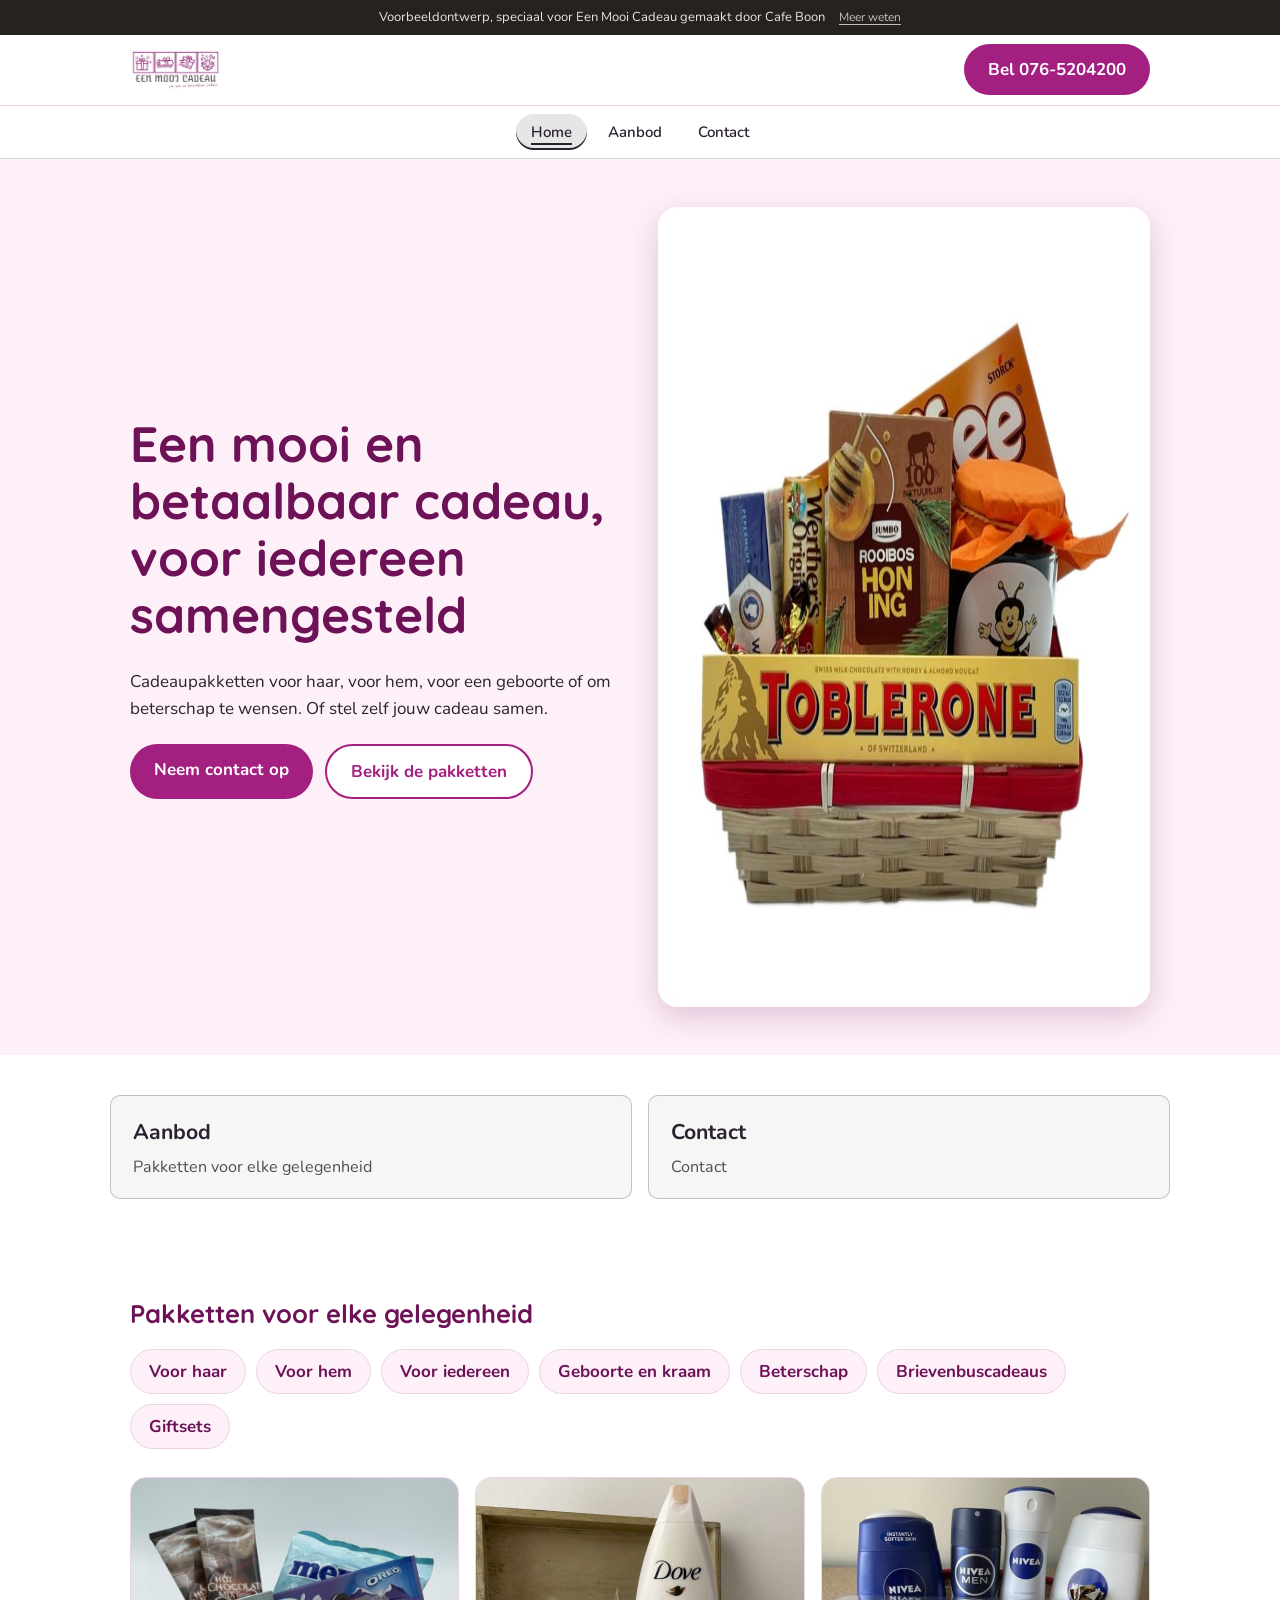
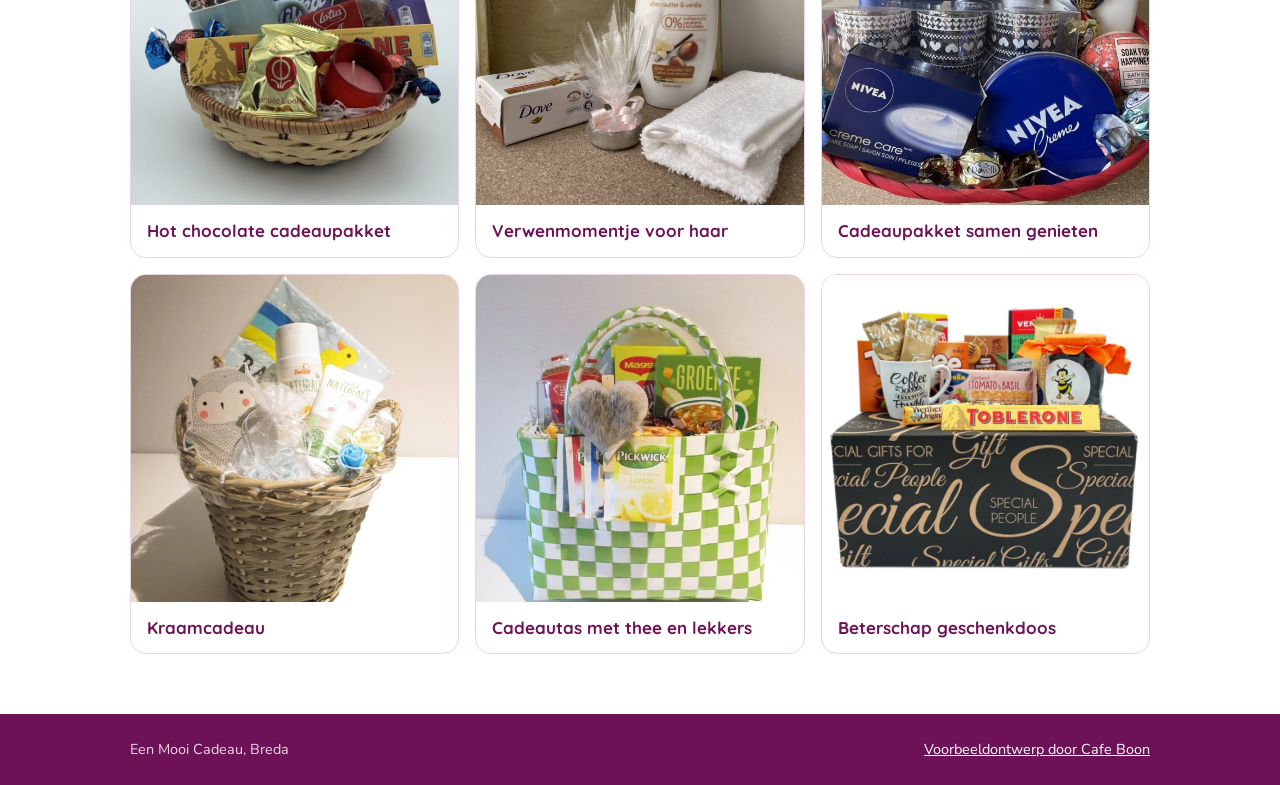
<file: index.html>
<!doctype html>
<html lang="nl">
<head>
<meta charset="utf-8">
<meta name="viewport" content="width=device-width,initial-scale=1">
<title>Een Mooi Cadeau Breda | Cadeaupakketten voor haar, hem, geboorte en beterschap</title>
<meta name="description" content="Een Mooi Cadeau uit Breda stelt cadeaupakketten samen voor haar, hem, geboorte en beterschap. Keuze uit meer dan 100 cadeaupakketten of stel zelf je cadeau samen.">
<meta name="robots" content="noindex">
<link rel="icon" type="image/png" href="images/favicon.png">
<meta property="og:title" content="Een Mooi Cadeau Breda">
<meta property="og:description" content="Een mooi en betaalbaar cadeau, samengesteld in Breda.">
<meta property="og:image" content="https://eenmooicadeau.cafeboon.com/images/og.jpg">
<meta property="og:type" content="website">
<link rel="preconnect" href="https://fonts.googleapis.com">
<link rel="preconnect" href="https://fonts.gstatic.com" crossorigin>
<link href="https://fonts.googleapis.com/css2?family=Nunito:wght@400;700&family=Quicksand:wght@700&display=swap" rel="stylesheet">
<link rel="stylesheet" href="style.css">
</head>
<body>
<div class="vb-banner" role="note"><span>Voorbeeldontwerp, speciaal voor Een Mooi Cadeau gemaakt door Cafe Boon</span><a href="https://cafeboon.com">Meer weten</a></div>
<header><div class="wrap">
<a href="index.html"><img alt="Een Mooi Cadeau, een mooi en betaalbaar cadeau" src="images/logo_tekst.jpg"/></a>
<a class="btn" href="tel:0765204200">Bel 076-5204200</a>
</div></header>
<nav aria-label="Pagina's" class="sn-bar"><a aria-current="page" class="sn-link" href="index.html">Home</a><a class="sn-link" href="aanbod.html">Aanbod</a><a class="sn-link" href="contact.html">Contact</a></nav>
<main id="top">
<div class="hero"><div class="wrap">
<div>
<h1>Een mooi en betaalbaar cadeau, voor iedereen samengesteld</h1>
<p>Cadeaupakketten voor haar, voor hem, voor een geboorte of om beterschap te wensen. Of stel zelf jouw cadeau samen.</p>
<div class="acts"><a class="btn" href="contact.html">Neem contact op</a><a class="btn alt" href="aanbod.html">Bekijk de pakketten</a></div>
</div>
<img alt="Cadeaumand met Toblerone, thee en honing" height="800" src="images/p_cac1.jpg" width="800"/>
</div></div>
<div class="sn-cards"><a class="sn-card" href="aanbod.html"><strong>Aanbod</strong><span>Pakketten voor elke gelegenheid</span></a><a class="sn-card" href="contact.html"><strong>Contact</strong><span>Contact</span></a></div>
<section><div class="wrap">
<h2>Pakketten voor elke gelegenheid</h2>
<ul class="cats"><li>Voor haar</li><li>Voor hem</li><li>Voor iedereen</li><li>Geboorte en kraam</li><li>Beterschap</li><li>Brievenbuscadeaus</li><li>Giftsets</li></ul>
<div class="gal">
<figure><img alt="Hot chocolate cadeaupakket" loading="lazy" src="images/p_f6b3.jpg"/><figcaption>Hot chocolate cadeaupakket</figcaption></figure>
<figure><img alt="Verwenmomentje voor haar" loading="lazy" src="images/p_e78e.jpg"/><figcaption>Verwenmomentje voor haar</figcaption></figure>
<figure><img alt="Cadeaupakket samen genieten" loading="lazy" src="images/p_a8ff.jpg"/><figcaption>Cadeaupakket samen genieten</figcaption></figure>
<figure><img alt="Kraamcadeau in rieten mandje" loading="lazy" src="images/p_c2c7.jpg"/><figcaption>Kraamcadeau</figcaption></figure>
<figure><img alt="Cadeautas met thee en lekkers" loading="lazy" src="images/p_b4d1.jpg"/><figcaption>Cadeautas met thee en lekkers</figcaption></figure>
<figure><img alt="Beterschap geschenkdoos" loading="lazy" src="images/p_6cca.jpg"/><figcaption>Beterschap geschenkdoos</figcaption></figure>
</div>
</div></section>
</main>
<footer><div class="wrap"><span>Een Mooi Cadeau, Breda</span><a href="https://cafeboon.com">Voorbeeldontwerp door Cafe Boon</a></div></footer>
</body></html>
</file>
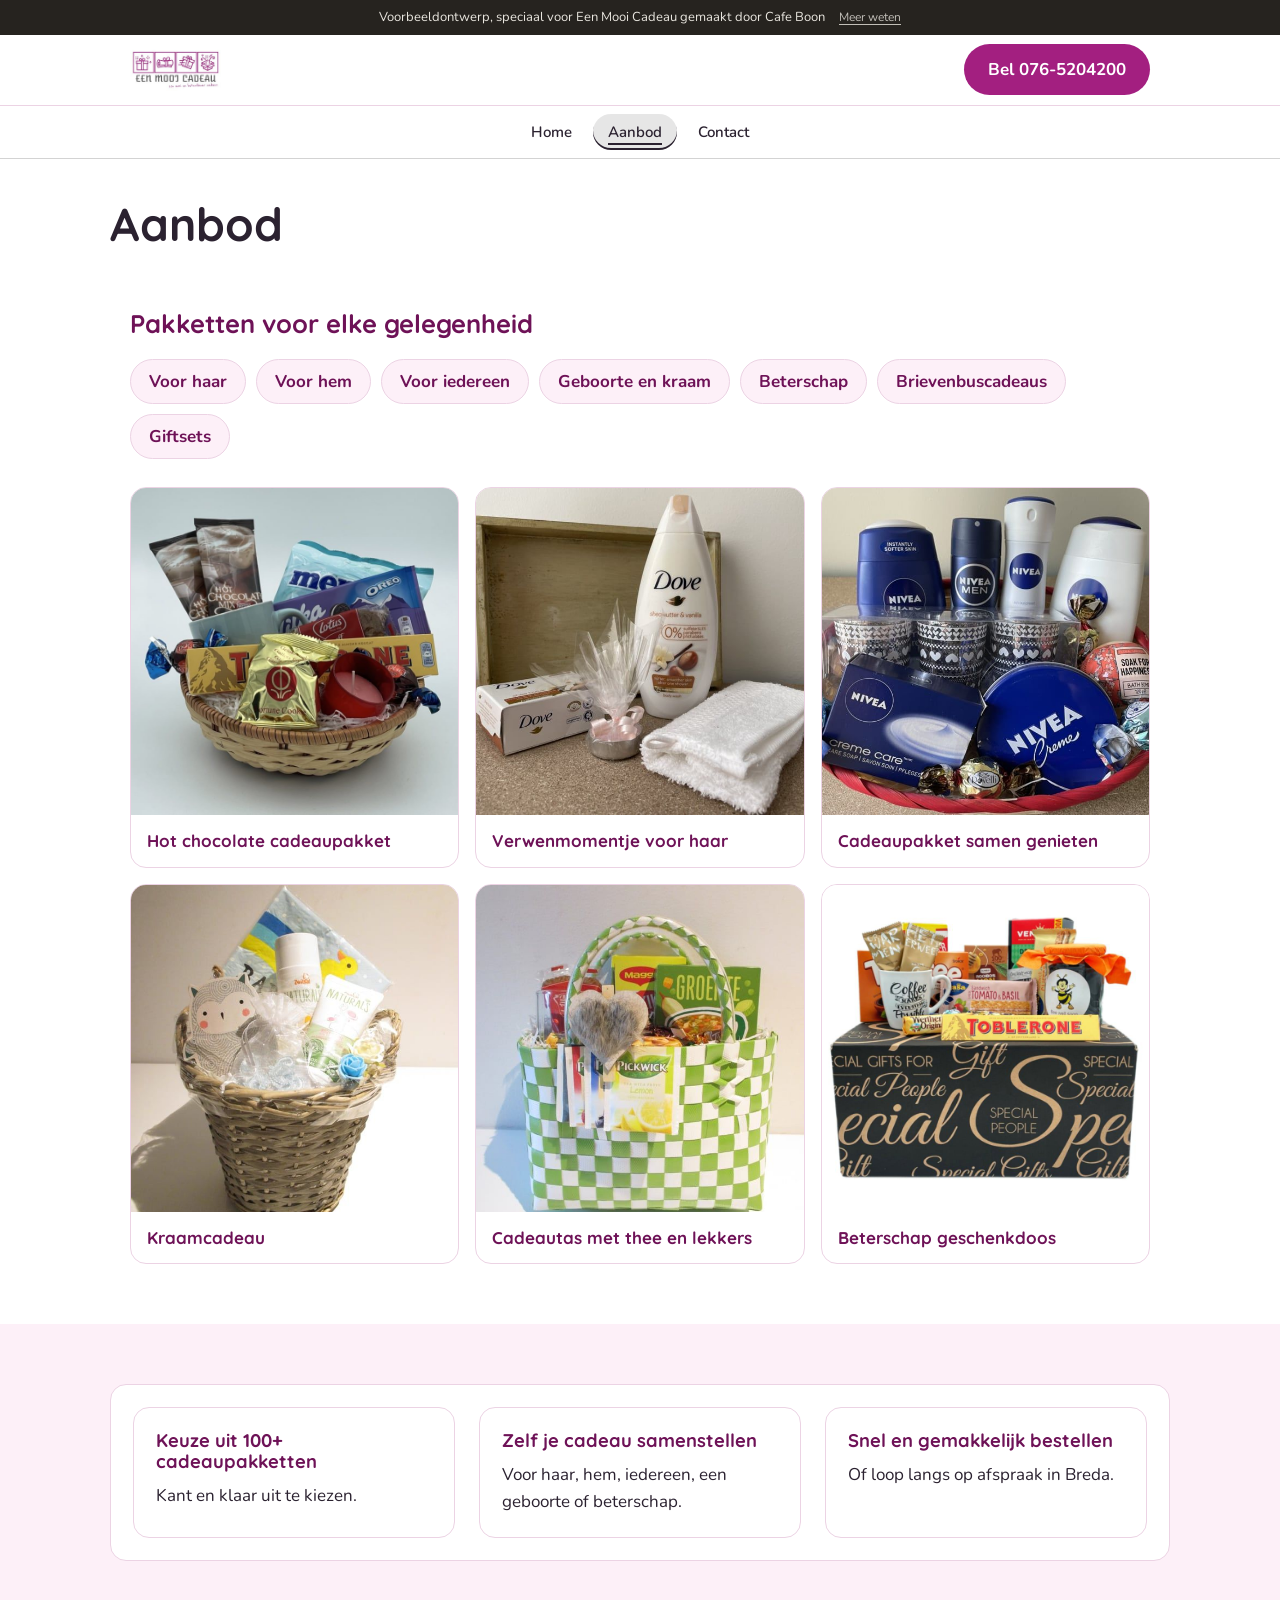
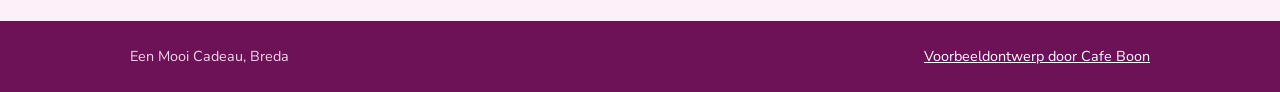
<file: aanbod.html>
<!doctype html>
<html lang="nl">
<head>
<meta charset="utf-8">
<meta name="viewport" content="width=device-width,initial-scale=1">
<title>Aanbod | Een Mooi Cadeau Breda</title>
<meta name="description" content="Een Mooi Cadeau uit Breda stelt cadeaupakketten samen voor haar, hem, geboorte en beterschap. Keuze uit meer dan 100 cadeaupakketten of stel zelf je cadeau samen.">
<meta name="robots" content="noindex">
<link rel="icon" type="image/png" href="images/favicon.png">
<meta property="og:title" content="Een Mooi Cadeau Breda">
<meta property="og:description" content="Een mooi en betaalbaar cadeau, samengesteld in Breda.">
<meta property="og:image" content="https://eenmooicadeau.cafeboon.com/images/og.jpg">
<meta property="og:type" content="website">
<link rel="preconnect" href="https://fonts.googleapis.com">
<link rel="preconnect" href="https://fonts.gstatic.com" crossorigin>
<link href="https://fonts.googleapis.com/css2?family=Nunito:wght@400;700&family=Quicksand:wght@700&display=swap" rel="stylesheet">
<link rel="stylesheet" href="style.css">
</head>
<body>
<div class="vb-banner" role="note"><span>Voorbeeldontwerp, speciaal voor Een Mooi Cadeau gemaakt door Cafe Boon</span><a href="https://cafeboon.com">Meer weten</a></div>
<header><div class="wrap">
<a href="index.html"><img alt="Een Mooi Cadeau, een mooi en betaalbaar cadeau" src="images/logo_tekst.jpg"/></a>
<a class="btn" href="tel:0765204200">Bel 076-5204200</a>
</div></header>
<nav aria-label="Pagina's" class="sn-bar"><a class="sn-link" href="index.html">Home</a><a aria-current="page" class="sn-link" href="aanbod.html">Aanbod</a><a class="sn-link" href="contact.html">Contact</a></nav>
<main id="top">
<div class="sn-head"><h1>Aanbod</h1></div>
<section id="aanbod"><div class="wrap">
<h2>Pakketten voor elke gelegenheid</h2>
<ul class="cats"><li>Voor haar</li><li>Voor hem</li><li>Voor iedereen</li><li>Geboorte en kraam</li><li>Beterschap</li><li>Brievenbuscadeaus</li><li>Giftsets</li></ul>
<div class="gal">
<figure><img alt="Hot chocolate cadeaupakket" loading="lazy" src="images/p_f6b3.jpg"/><figcaption>Hot chocolate cadeaupakket</figcaption></figure>
<figure><img alt="Verwenmomentje voor haar" loading="lazy" src="images/p_e78e.jpg"/><figcaption>Verwenmomentje voor haar</figcaption></figure>
<figure><img alt="Cadeaupakket samen genieten" loading="lazy" src="images/p_a8ff.jpg"/><figcaption>Cadeaupakket samen genieten</figcaption></figure>
<figure><img alt="Kraamcadeau in rieten mandje" loading="lazy" src="images/p_c2c7.jpg"/><figcaption>Kraamcadeau</figcaption></figure>
<figure><img alt="Cadeautas met thee en lekkers" loading="lazy" src="images/p_b4d1.jpg"/><figcaption>Cadeautas met thee en lekkers</figcaption></figure>
<figure><img alt="Beterschap geschenkdoos" loading="lazy" src="images/p_6cca.jpg"/><figcaption>Beterschap geschenkdoos</figcaption></figure>
</div>
</div></section>
<section class="usp"><div class="wrap">
<div><h3>Keuze uit 100+ cadeaupakketten</h3><p>Kant en klaar uit te kiezen.</p></div>
<div><h3>Zelf je cadeau samenstellen</h3><p>Voor haar, hem, iedereen, een geboorte of beterschap.</p></div>
<div><h3>Snel en gemakkelijk bestellen</h3><p>Of loop langs op afspraak in Breda.</p></div>
</div></section>
</main>
<footer><div class="wrap"><span>Een Mooi Cadeau, Breda</span><a href="https://cafeboon.com">Voorbeeldontwerp door Cafe Boon</a></div></footer>
</body></html>
</file>
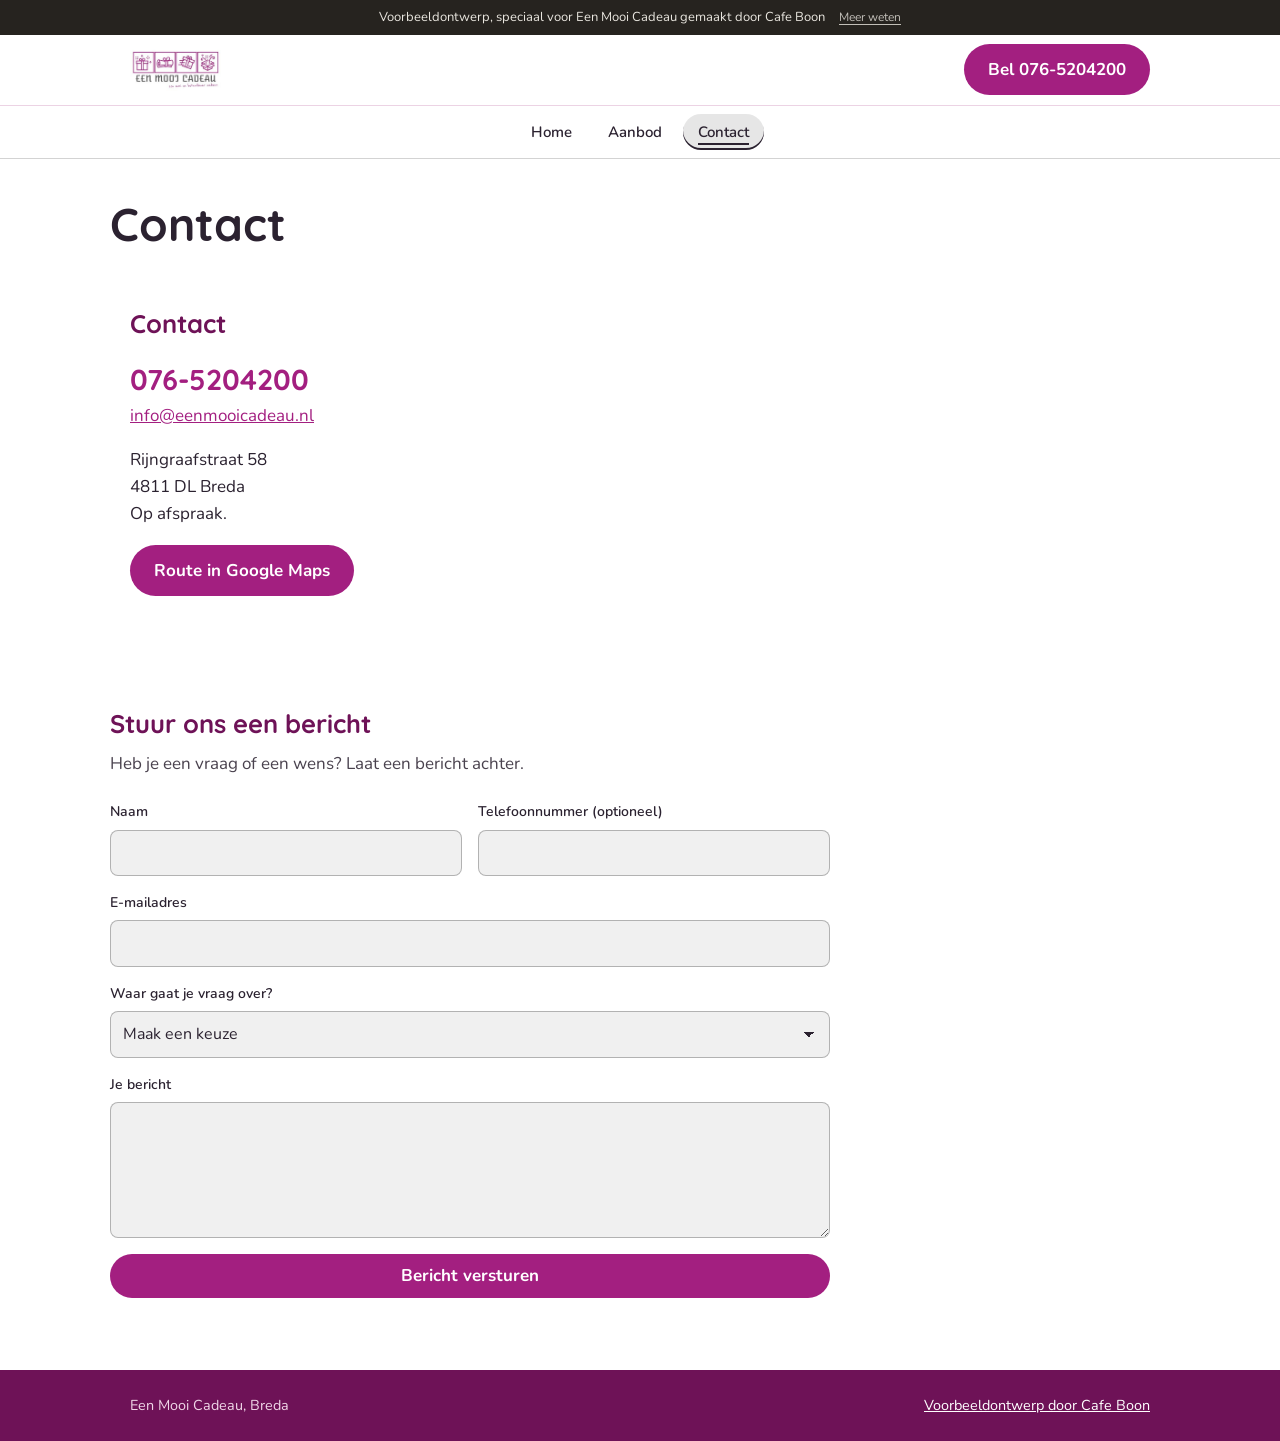
<file: contact.html>
<!doctype html>
<html lang="nl">
<head>
<meta charset="utf-8">
<meta name="viewport" content="width=device-width,initial-scale=1">
<title>Contact | Een Mooi Cadeau Breda</title>
<meta name="description" content="Een Mooi Cadeau uit Breda stelt cadeaupakketten samen voor haar, hem, geboorte en beterschap. Keuze uit meer dan 100 cadeaupakketten of stel zelf je cadeau samen.">
<meta name="robots" content="noindex">
<link rel="icon" type="image/png" href="images/favicon.png">
<meta property="og:title" content="Een Mooi Cadeau Breda">
<meta property="og:description" content="Een mooi en betaalbaar cadeau, samengesteld in Breda.">
<meta property="og:image" content="https://eenmooicadeau.cafeboon.com/images/og.jpg">
<meta property="og:type" content="website">
<link rel="preconnect" href="https://fonts.googleapis.com">
<link rel="preconnect" href="https://fonts.gstatic.com" crossorigin>
<link href="https://fonts.googleapis.com/css2?family=Nunito:wght@400;700&family=Quicksand:wght@700&display=swap" rel="stylesheet">
<link rel="stylesheet" href="style.css">
</head>
<body>
<div class="vb-banner" role="note"><span>Voorbeeldontwerp, speciaal voor Een Mooi Cadeau gemaakt door Cafe Boon</span><a href="https://cafeboon.com">Meer weten</a></div>
<header><div class="wrap">
<a href="index.html"><img alt="Een Mooi Cadeau, een mooi en betaalbaar cadeau" src="images/logo_tekst.jpg"/></a>
<a class="btn" href="tel:0765204200">Bel 076-5204200</a>
</div></header>
<nav aria-label="Pagina's" class="sn-bar"><a class="sn-link" href="index.html">Home</a><a class="sn-link" href="aanbod.html">Aanbod</a><a aria-current="page" class="sn-link" href="contact.html">Contact</a></nav>
<main id="top">
<div class="sn-head"><h1>Contact</h1></div>
<section class="contact" id="contact"><div class="wrap">
<div>
<h2>Contact</h2>
<p><a class="big" href="tel:0765204200">076-5204200</a><br/><a href="mailto:info@eenmooicadeau.nl">info@eenmooicadeau.nl</a></p>
<p>Rijngraafstraat 58<br/>4811 DL Breda<br/>Op afspraak.</p>
<p><a class="btn" href="https://www.google.com/maps/dir/?api=1&amp;destination=Rijngraafstraat+58+4811+DL+Breda">Route in Google Maps</a></p>
</div>
</div></section>
</main>
<section class="sn-formsec" id="formulier"><div class="sn-formwrap"><h2>Stuur ons een bericht</h2><p class="sn-lead">Heb je een vraag of een wens? Laat een bericht achter.</p><form class="sn-form" id="sn-form"><div class="sn-field"><label for="naam">Naam</label><input id="naam" name="naam" type="text" required autocomplete="name"></div><div class="sn-field"><label for="tel">Telefoonnummer (optioneel)</label><input id="tel" name="tel" type="tel" autocomplete="tel"></div><div class="sn-field full"><label for="email">E-mailadres</label><input id="email" name="email" type="email" required autocomplete="email"></div><div class="sn-field full"><label for="keuze">Waar gaat je vraag over?</label><select id="keuze" name="keuze" required><option value="">Maak een keuze</option><option>Voor haar</option><option>Voor hem</option><option>Voor iedereen</option><option>Geboorte en kraam</option><option>Beterschap</option><option>Brievenbuscadeaus</option><option>Giftsets</option><option>Zelf een cadeau samenstellen</option></select></div><div class="sn-field full"><label for="opm">Je bericht</label><textarea id="opm" name="opm" rows="5" required></textarea></div><div class="sn-field full"><button class="btn" type="submit">Bericht versturen</button></div></form></div></section>
<script>(function(){var f=document.getElementById('sn-form');if(!f)return;f.addEventListener('submit',function(e){e.preventDefault();if(!f.checkValidity()){f.reportValidity();return;}var d=document.createElement('div');d.className='sn-done';d.setAttribute('role','status');d.tabIndex=-1;d.innerHTML='<h2>Bedankt voor je bericht</h2><p>Dit is een voorbeeldwebsite van Cafe Boon. Je bericht is daarom niet verstuurd. Neem voor een echt antwoord contact op via <a href="tel:0765204200">076-5204200</a>.</p>';f.parentNode.replaceChild(d,f);d.focus();});})();</script>
<footer><div class="wrap"><span>Een Mooi Cadeau, Breda</span><a href="https://cafeboon.com">Voorbeeldontwerp door Cafe Boon</a></div></footer>
</body></html>
</file>
<file: style.css>
:root{--m:#a31f80;--mdark:#6e1257;--blush:#fdf0f8;--ink:#2b2230;--line:#ecd3e4}
*{box-sizing:border-box}
html{scroll-behavior:smooth}
body{margin:0;font-family:'Nunito',sans-serif;color:var(--ink);background:#fff;line-height:1.6;font-size:17px}
img{max-width:100%;display:block}
h1,h2,h3{font-family:'Quicksand',sans-serif;font-weight:700;line-height:1.15;margin:0 0 .5em;color:var(--mdark)}
a{color:var(--m)}
.wrap{max-width:1060px;margin:0 auto;padding:0 20px}
header{background:#fff;border-bottom:1px solid var(--line);position:sticky;top:0;z-index:10}
header .wrap{display:flex;justify-content:space-between;align-items:center;gap:12px;padding-top:8px;padding-bottom:8px}
header img{height:54px;width:auto}
.btn{display:inline-block;background:var(--m);color:#fff!important;padding:12px 24px;border-radius:99px;text-decoration:none;font-weight:700}
.btn.alt{background:#fff;color:var(--m)!important;border:2px solid var(--m)}
.hero{background:var(--blush)}
.hero .wrap{display:grid;grid-template-columns:1fr 1fr;gap:36px;align-items:center;padding-top:48px;padding-bottom:48px}
.hero h1{font-size:clamp(2rem,5vw,3.1rem)}
.hero img{border-radius:20px;border:8px solid #fff;box-shadow:0 10px 30px rgba(110,18,87,.2)}
.acts{display:flex;gap:12px;flex-wrap:wrap;margin-top:22px}
.notice{background:var(--m);color:#fff;text-align:center;padding:10px 20px;font-weight:700}
section{padding:60px 0}
.cats{display:flex;flex-wrap:wrap;gap:10px;margin:20px 0 0;padding:0;list-style:none}
.cats li{background:var(--blush);border:1px solid var(--line);color:var(--mdark);padding:8px 18px;border-radius:99px;font-weight:700}
.gal{display:grid;grid-template-columns:repeat(3,1fr);gap:16px;margin-top:28px}
.gal figure{margin:0;background:#fff;border:1px solid var(--line);border-radius:16px;overflow:hidden}
.gal img{aspect-ratio:1/1;object-fit:cover;width:100%}
.gal figcaption{padding:12px 16px;font-weight:700;color:var(--mdark);font-family:'Quicksand',sans-serif}
.usp{background:var(--blush)}
.usp .wrap{display:grid;grid-template-columns:repeat(3,1fr);gap:24px}
.usp div{background:#fff;border-radius:16px;padding:22px;border:1px solid var(--line)}
.usp h3{font-size:1.15rem}
.usp p{margin:0}

.contact .big{font-family:'Quicksand',sans-serif;font-weight:700;font-size:1.8rem;text-decoration:none}
footer{background:var(--mdark);color:#f0d7e8;padding:24px 0;font-size:.9rem}
footer a{color:#fff}
footer .wrap{display:flex;justify-content:space-between;flex-wrap:wrap;gap:8px}
@media(max-width:820px){
.hero .wrap,.contact .wrap{grid-template-columns:1fr}
.gal{grid-template-columns:1fr 1fr}
.usp .wrap{grid-template-columns:1fr}
section{padding:40px 0}
header img{height:44px}
}
/* sitenav:start */
.sn-bar{display:none;gap:6px;overflow-x:auto;white-space:nowrap;-webkit-overflow-scrolling:touch;padding:8px 12px;background:inherit;color:inherit;font:inherit;line-height:1.2;border-bottom:1px solid rgba(128,128,128,.35);box-sizing:border-box;max-width:100%}
.sn-bar a.sn-link{flex:0 0 auto;padding:9px 15px;border-radius:999px;color:inherit;text-decoration:none;font-size:15px;font-weight:600;letter-spacing:0;text-transform:none;margin:0}
.sn-bar a.sn-link[aria-current="page"]{background:rgba(128,128,128,.2);box-shadow:inset 0 -2px 0 currentColor}
.sn-bar{display:flex;justify-content:center}
@media(max-width:600px){.sn-bar{justify-content:flex-start}}
nav a[aria-current="page"]:not(.cta):not(.btn):not(.call){text-decoration:underline;text-underline-offset:6px;text-decoration-thickness:2px}
.sn-head{max-width:1100px;margin:0 auto;padding:40px 20px 0;box-sizing:border-box}
.sn-head h1{margin:0;color:inherit;font-size:clamp(30px,5vw,46px);line-height:1.1}
.sn-cards{max-width:1100px;margin:0 auto;padding:40px 20px;display:grid;grid-template-columns:repeat(auto-fit,minmax(230px,1fr));gap:16px;box-sizing:border-box}
.sn-card{display:block;padding:20px 22px;border:1px solid rgba(128,128,128,.45);border-radius:10px;background:rgba(128,128,128,.07);color:inherit;text-decoration:none;min-width:0}
.sn-card strong{display:block;font-size:1.25em;margin:0 0 6px;color:inherit}
.sn-card span{display:block;opacity:.8;font-size:.95em;line-height:1.4}
.sn-card:hover,.sn-card:focus-visible{border-color:currentColor}
/* sitenav:end */
/* voorbeeld-formulier:start */
@layer sn{.sn-form button.btn{border:0;font:inherit;cursor:pointer;line-height:1.2}}
.sn-formsec{padding:36px 0 72px}
.sn-formwrap{max-width:1100px;margin:0 auto;padding:0 20px;box-sizing:border-box}
.sn-formwrap>h2{margin:0 0 12px}
.sn-formwrap>.sn-lead,.sn-formwrap>.sn-form,.sn-formwrap>.sn-done{max-width:720px}
.sn-formwrap .sn-lead{margin:0 0 24px;opacity:.85}
.sn-form{display:grid;grid-template-columns:1fr 1fr;gap:16px}
.sn-field{display:flex;flex-direction:column;gap:6px;min-width:0;text-align:left}
.sn-field.full{grid-column:1/-1}
.sn-field label{font-size:14px;font-weight:600}
.sn-field input,.sn-field select,.sn-field textarea{font:inherit;font-size:16px;line-height:1.4;color:inherit;background:rgba(128,128,128,.12);border:1px solid rgba(128,128,128,.55);border-radius:8px;padding:11px 12px;width:100%;box-sizing:border-box;min-width:0;max-width:100%;-webkit-appearance:none;appearance:none}
.sn-field select{background-image:linear-gradient(45deg,transparent 50%,currentColor 50%),linear-gradient(135deg,currentColor 50%,transparent 50%);background-position:calc(100% - 20px) 50%,calc(100% - 15px) 50%;background-size:5px 5px;background-repeat:no-repeat;padding-right:38px}
.sn-field select option{color:#111;background:#fff}
.sn-field textarea{resize:vertical}
.sn-field input:focus,.sn-field select:focus,.sn-field textarea:focus{outline:2px solid currentColor;outline-offset:1px}
.sn-done{padding:28px;border:1px solid rgba(128,128,128,.55);border-radius:12px;background:rgba(128,128,128,.1)}
.sn-done h2{margin:0 0 10px}
.sn-done p{margin:0}
.sn-done a{text-decoration:underline;text-underline-offset:3px;font-weight:600}
.sn-formlink{padding:0 0 56px}
@media(max-width:640px){.sn-form{grid-template-columns:1fr}.sn-formsec{padding:24px 0 56px}}
/* voorbeeld-formulier:end */
/* voorbeeldbanner:start */
.vb-banner{display:flex;flex-wrap:wrap;justify-content:center;align-items:baseline;gap:2px 14px;padding:8px 16px;background:#26231f;color:#e9e6df;font-size:13px;line-height:1.45;letter-spacing:0;text-transform:none;font-weight:400;text-align:center;position:relative;z-index:1000}
.vb-banner a{color:inherit;opacity:.8;text-decoration:underline;text-underline-offset:3px;font-size:12px;font-weight:400;white-space:nowrap;letter-spacing:0;text-transform:none}
.vb-banner a:hover{opacity:1}
/* voorbeeldbanner:end */
</file>
